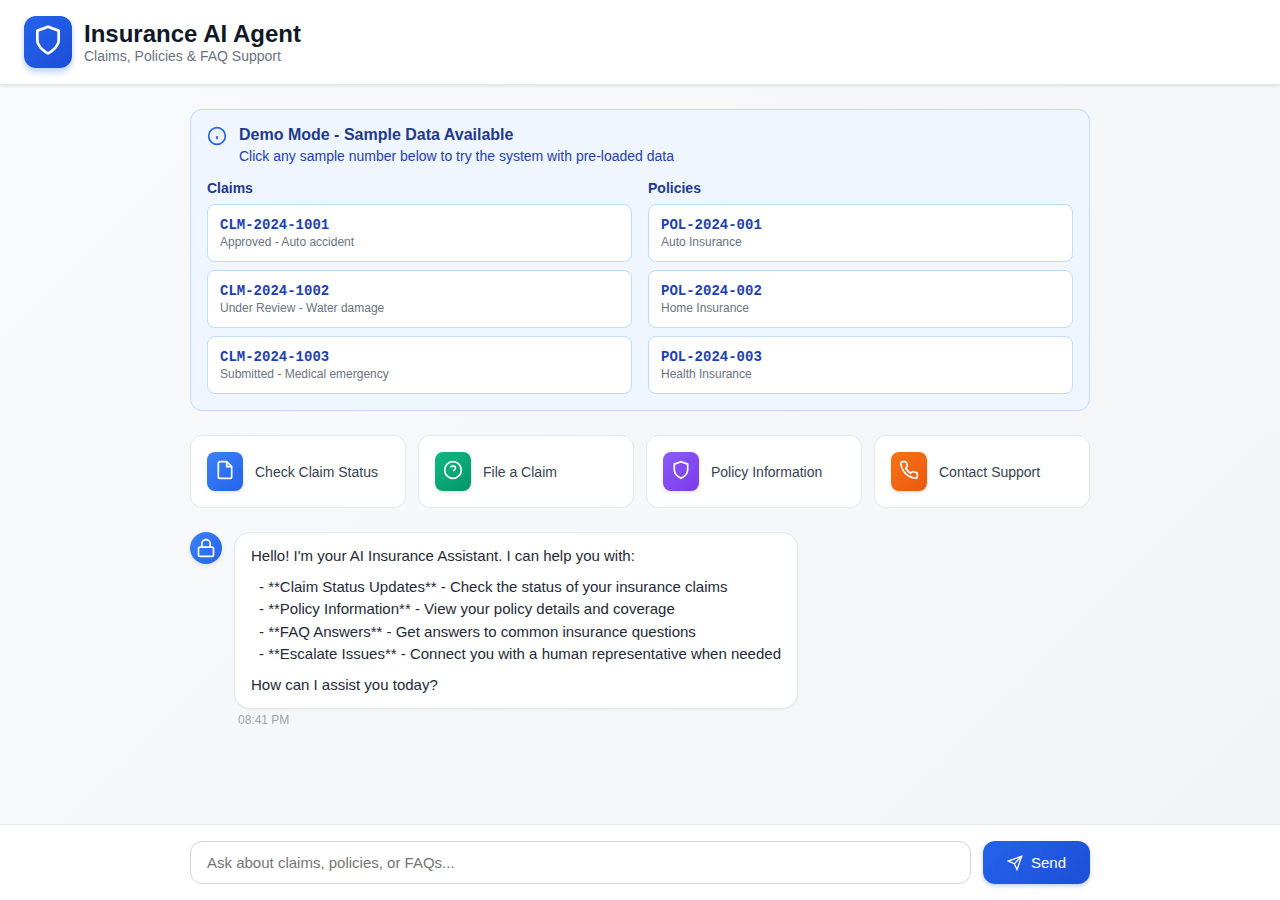
<file: index.html>
<!DOCTYPE html>
<html lang="en">
<head>
    <meta charset="UTF-8">
    <meta name="viewport" content="width=device-width, initial-scale=1.0">
    <title>Insurance AI Agent - Claims, Policies & FAQ Support</title>
    <link rel="stylesheet" href="styles.css">
</head>
<body>
    <div class="app-container">
        <header class="app-header">
            <div class="header-content">
                <div class="header-icon">
                    <svg class="icon-large" viewBox="0 0 24 24" fill="none" stroke="currentColor" stroke-width="2">
                        <path d="M12 22s8-4 8-10V5l-8-3-8 3v7c0 6 8 10 8 10z"></path>
                    </svg>
                </div>
                <div class="header-text">
                    <h1>Insurance AI Agent</h1>
                    <p>Claims, Policies & FAQ Support</p>
                </div>
            </div>
        </header>

        <main class="chat-container">
            <div class="messages-wrapper">
                <div id="sample-data" class="sample-data-container">
                    <div class="info-banner">
                        <svg class="icon-small" viewBox="0 0 24 24" fill="none" stroke="currentColor" stroke-width="2">
                            <circle cx="12" cy="12" r="10"></circle>
                            <line x1="12" y1="16" x2="12" y2="12"></line>
                            <line x1="12" y1="8" x2="12.01" y2="8"></line>
                        </svg>
                        <div>
                            <h3>Demo Mode - Sample Data Available</h3>
                            <p>Click any sample number below to try the system with pre-loaded data</p>
                        </div>
                    </div>

                    <div class="samples-grid">
                        <div class="sample-category">
                            <h4>Claims</h4>
                            <div class="sample-items">
                                <button class="sample-item" data-message="What is the status of CLM-2024-1001?">
                                    <div class="sample-label">CLM-2024-1001</div>
                                    <div class="sample-desc">Approved - Auto accident</div>
                                </button>
                                <button class="sample-item" data-message="What is the status of CLM-2024-1002?">
                                    <div class="sample-label">CLM-2024-1002</div>
                                    <div class="sample-desc">Under Review - Water damage</div>
                                </button>
                                <button class="sample-item" data-message="What is the status of CLM-2024-1003?">
                                    <div class="sample-label">CLM-2024-1003</div>
                                    <div class="sample-desc">Submitted - Medical emergency</div>
                                </button>
                            </div>
                        </div>

                        <div class="sample-category">
                            <h4>Policies</h4>
                            <div class="sample-items">
                                <button class="sample-item" data-message="What is the status of POL-2024-001?">
                                    <div class="sample-label">POL-2024-001</div>
                                    <div class="sample-desc">Auto Insurance</div>
                                </button>
                                <button class="sample-item" data-message="What is the status of POL-2024-002?">
                                    <div class="sample-label">POL-2024-002</div>
                                    <div class="sample-desc">Home Insurance</div>
                                </button>
                                <button class="sample-item" data-message="What is the status of POL-2024-003?">
                                    <div class="sample-label">POL-2024-003</div>
                                    <div class="sample-desc">Health Insurance</div>
                                </button>
                            </div>
                        </div>
                    </div>
                </div>

                <div id="quick-actions" class="quick-actions">
                    <button class="action-btn" data-message="How do I check my claim status?">
                        <div class="action-icon action-blue">
                            <svg viewBox="0 0 24 24" fill="none" stroke="currentColor" stroke-width="2">
                                <path d="M14 2H6a2 2 0 0 0-2 2v16a2 2 0 0 0 2 2h12a2 2 0 0 0 2-2V8z"></path>
                                <polyline points="14 2 14 8 20 8"></polyline>
                            </svg>
                        </div>
                        <span>Check Claim Status</span>
                    </button>
                    <button class="action-btn" data-message="How do I file an insurance claim?">
                        <div class="action-icon action-green">
                            <svg viewBox="0 0 24 24" fill="none" stroke="currentColor" stroke-width="2">
                                <circle cx="12" cy="12" r="10"></circle>
                                <path d="M9.09 9a3 3 0 0 1 5.83 1c0 2-3 3-3 3"></path>
                                <line x1="12" y1="17" x2="12.01" y2="17"></line>
                            </svg>
                        </div>
                        <span>File a Claim</span>
                    </button>
                    <button class="action-btn" data-message="What does my policy cover?">
                        <div class="action-icon action-purple">
                            <svg viewBox="0 0 24 24" fill="none" stroke="currentColor" stroke-width="2">
                                <path d="M12 22s8-4 8-10V5l-8-3-8 3v7c0 6 8 10 8 10z"></path>
                            </svg>
                        </div>
                        <span>Policy Information</span>
                    </button>
                    <button class="action-btn" data-message="How do I contact customer service?">
                        <div class="action-icon action-orange">
                            <svg viewBox="0 0 24 24" fill="none" stroke="currentColor" stroke-width="2">
                                <path d="M22 16.92v3a2 2 0 0 1-2.18 2 19.79 19.79 0 0 1-8.63-3.07 19.5 19.5 0 0 1-6-6 19.79 19.79 0 0 1-3.07-8.67A2 2 0 0 1 4.11 2h3a2 2 0 0 1 2 1.72 12.84 12.84 0 0 0 .7 2.81 2 2 0 0 1-.45 2.11L8.09 9.91a16 16 0 0 0 6 6l1.27-1.27a2 2 0 0 1 2.11-.45 12.84 12.84 0 0 0 2.81.7A2 2 0 0 1 22 16.92z"></path>
                            </svg>
                        </div>
                        <span>Contact Support</span>
                    </button>
                </div>

                <div id="messages" class="messages"></div>

                <div id="loading" class="loading-indicator" style="display: none;">
                    <div class="bot-avatar">
                        <svg viewBox="0 0 24 24" fill="none" stroke="currentColor" stroke-width="2">
                            <rect x="3" y="11" width="18" height="11" rx="2" ry="2"></rect>
                            <path d="M7 11V7a5 5 0 0 1 10 0v4"></path>
                        </svg>
                    </div>
                    <div class="loading-bubble">
                        <div class="loading-text">
                            <span>Processing your request</span>
                            <div class="loading-dots">
                                <div class="dot"></div>
                                <div class="dot"></div>
                                <div class="dot"></div>
                            </div>
                        </div>
                    </div>
                </div>
            </div>
        </main>

        <footer class="chat-footer">
            <form id="chat-form" class="chat-form">
                <input
                    type="text"
                    id="message-input"
                    placeholder="Ask about claims, policies, or FAQs..."
                    autocomplete="off"
                >
                <button type="submit" id="send-btn" class="send-btn">
                    <svg viewBox="0 0 24 24" fill="none" stroke="currentColor" stroke-width="2">
                        <line x1="22" y1="2" x2="11" y2="13"></line>
                        <polygon points="22 2 15 22 11 13 2 9 22 2"></polygon>
                    </svg>
                    <span>Send</span>
                </button>
            </form>
        </footer>
    </div>

    <script src="config.js"></script>
    <script src="agentService.js"></script>
    <script src="app.js"></script>
</body>
</html>
</file>
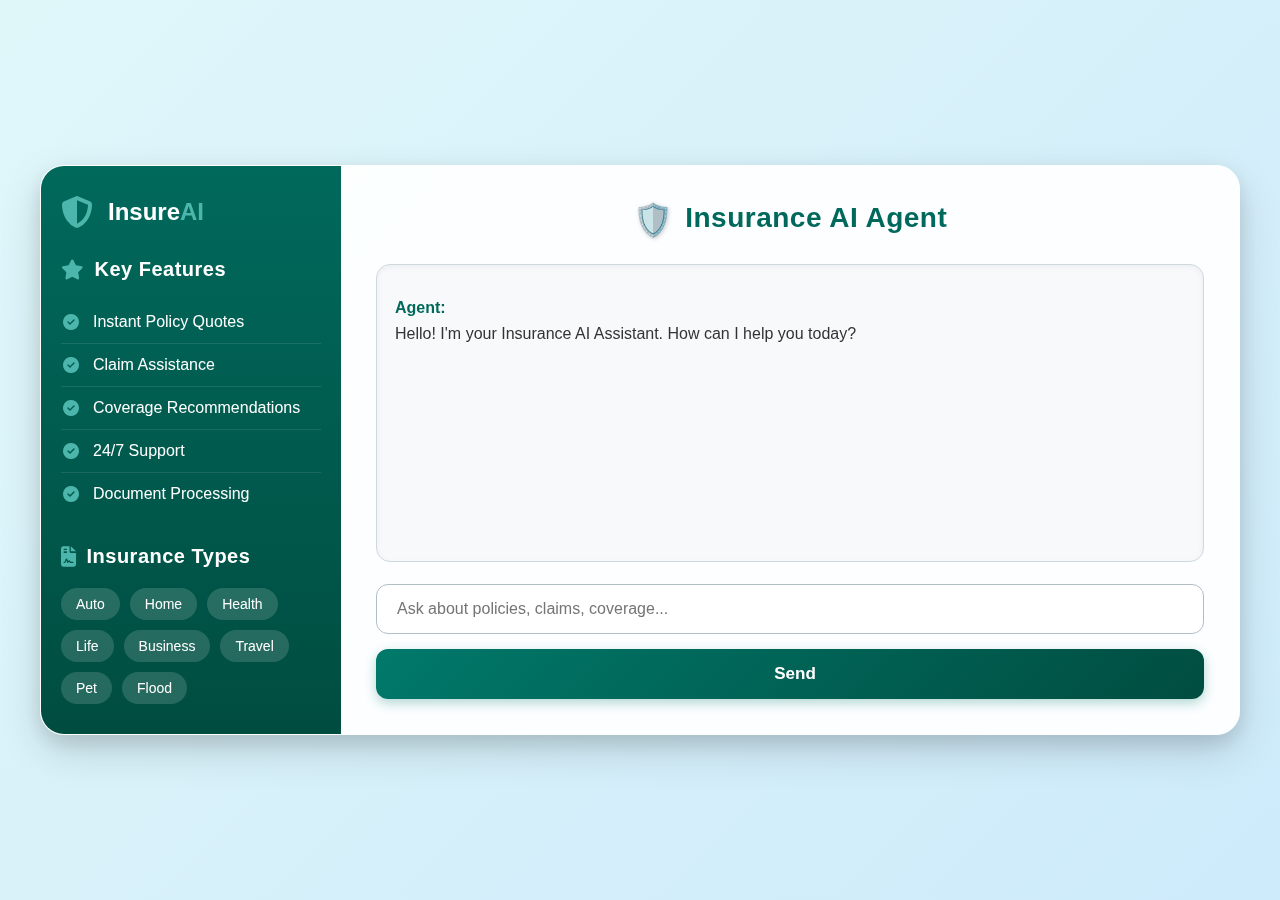
<file: templates/index.html>
<!DOCTYPE html>
<html lang="en">
<head>
  <meta charset="UTF-8" />
  <meta name="viewport" content="width=device-width, initial-scale=1.0" />
  <title>Insurance AI Agent</title>
  <link rel="stylesheet" href="https://cdnjs.cloudflare.com/ajax/libs/font-awesome/6.4.0/css/all.min.css">
  <style>
    * {
      margin: 0;
      padding: 0;
      box-sizing: border-box;
      font-family: 'Segoe UI', Tahoma, Geneva, Verdana, sans-serif;
    }

    body {
      margin: 0;
      font-family: 'Segoe UI', Tahoma, Geneva, Verdana, sans-serif;
      background: linear-gradient(135deg, #e0f7fa, #bbdefb, #f8bbd0);
      background-size: 400% 400%;
      animation: gradientBG 15s ease infinite;
      display: flex;
      justify-content: center;
      align-items: center;
      min-height: 100vh;
      color: #333;
      padding: 20px;
    }

    @keyframes gradientBG {
      0% { background-position: 0% 50%; }
      50% { background-position: 100% 50%; }
      100% { background-position: 0% 50%; }
    }

    .container {
      display: flex;
      max-width: 1200px;
      width: 100%;
      background: rgba(255, 255, 255, 0.92);
      border-radius: 24px;
      box-shadow: 
        0 16px 40px rgba(0, 0, 0, 0.15),
        0 8px 20px rgba(0, 0, 0, 0.1);
      transition: all 0.4s ease;
      backdrop-filter: blur(10px);
      border: 1px solid rgba(255, 255, 255, 0.5);
      overflow: hidden;
      max-height: 90vh;
    }

    .container:hover {
      box-shadow: 
        0 20px 50px rgba(0, 0, 0, 0.2),
        0 12px 30px rgba(0, 0, 0, 0.15);
      transform: translateY(-5px);
    }

    .sidebar {
      flex: 0 0 300px;
      background: linear-gradient(to bottom, #00695c, #004d40);
      color: white;
      padding: 30px 20px;
      display: flex;
      flex-direction: column;
      overflow-y: auto;
    }

    .logo {
      display: flex;
      align-items: center;
      margin-bottom: 30px;
    }

    .logo i {
      font-size: 32px;
      margin-right: 15px;
      color: #4db6ac;
    }

    .logo h1 {
      font-size: 24px;
      font-weight: 700;
    }

    .logo span {
      color: #4db6ac;
    }

    .features {
      margin-bottom: 30px;
    }

    .features h2 {
      font-size: 20px;
      margin-bottom: 20px;
      display: flex;
      align-items: center;
    }

    .features h2 i {
      margin-right: 10px;
      color: #4db6ac;
    }

    .feature-list {
      list-style: none;
    }

    .feature-list li {
      padding: 12px 0;
      border-bottom: 1px solid rgba(255, 255, 255, 0.1);
      display: flex;
      align-items: center;
      cursor: default;
    }

    .feature-list li:last-child {
      border-bottom: none;
    }

    .feature-list li i {
      margin-right: 12px;
      color: #4db6ac;
      width: 20px;
      text-align: center;
    }

    .insurance-types {
      margin-top: auto;
    }

    .insurance-types h2 {
      font-size: 20px;
      margin-bottom: 20px;
      display: flex;
      align-items: center;
    }

    .insurance-types h2 i {
      margin-right: 10px;
      color: #4db6ac;
    }

    .type-tags {
      display: flex;
      flex-wrap: wrap;
      gap: 10px;
    }

    .type-tag {
      background: rgba(255, 255, 255, 0.15);
      padding: 8px 15px;
      border-radius: 20px;
      font-size: 14px;
      transition: all 0.3s ease;
      cursor: default;
    }

    .type-tag:hover {
      background: rgba(255, 255, 255, 0.25);
      transform: translateY(-2px);
    }

    .chat-wrapper {
      flex: 1;
      padding: 35px;
      display: flex;
      flex-direction: column;
      max-height: 90vh;
    }

    h2 {
      text-align: center;
      margin-bottom: 25px;
      color: #ffffff;
      font-size: 28px;
      font-weight: 700;
      letter-spacing: 0.5px;
    }

    h2 span {
      font-size: 32px;
      vertical-align: middle;
      margin-right: 12px;
      filter: drop-shadow(1px 1px 2px rgba(0,0,0,0.2));
    }

    #chatbox {
      flex: 1;
      overflow-y: auto;
      border: 1px solid #cfd8dc;
      padding: 18px;
      background: #f8f9fa;
      border-radius: 14px;
      margin-bottom: 22px;
      font-size: 16px;
      line-height: 1.6;
      box-shadow: inset 0 2px 6px rgba(0,0,0,0.05);
      display: flex;
      flex-direction: column;
      max-height: 500px;
    }

    .message-container {
      display: flex;
      margin-bottom: 20px;
      animation: fadeIn 0.3s ease;
    }

    @keyframes fadeIn {
      from { opacity: 0; transform: translateY(10px); }
      to { opacity: 1; transform: translateY(0); }
    }

    .user-container {
      justify-content: flex-end;
    }

    .agent-container {
      justify-content: flex-start;
    }

    .message-bubble {
      max-width: 75%;
      padding: 15px 20px;
      border-radius: 18px;
      position: relative;
      box-shadow: 0 2px 5px rgba(0,0,0,0.05);
    }

    .user-bubble {
      background: linear-gradient(135deg, #00796b, #004d40);
      color: white;
      border-bottom-right-radius: 5px;
    }

    .agent-bubble {
      background: white;
      border: 1px solid #e0e0e0;
      color: #333;
      border-bottom-left-radius: 5px;
    }

    .message-header {
      display: flex;
      align-items: center;
      margin-bottom: 8px;
    }

    .message-header i {
      font-size: 18px;
      margin-right: 10px;
    }

    .user-bubble .message-header i {
      color: #a7ffeb;
    }

    .agent-bubble .message-header i {
      color: #4db6ac;
    }

    .message-header .name {
      font-weight: 600;
      font-size: 15px;
    }

    .message-content {
      font-size: 16px;
      line-height: 1.5;
    }

    .message-time {
      font-size: 12px;
      text-align: right;
      margin-top: 8px;
      opacity: 0.8;
    }

    .user-bubble .message-time {
      color: rgba(255, 255, 255, 0.8);
    }

    .agent-bubble .message-time {
      color: #999;
    }

    input[type="text"] {
      width: 100%;
      padding: 15px 20px;
      border-radius: 12px;
      border: 1px solid #b0bec5;
      font-size: 16px;
      margin-bottom: 15px;
      box-sizing: border-box;
      transition: border-color 0.3s ease, box-shadow 0.3s ease;
      background: #ffffff;
    }

    input[type="text"]:focus {
      border-color: #00796b;
      box-shadow: 0 0 0 3px rgba(0, 121, 107, 0.2);
      outline: none;
    }

    button {
      width: 100%;
      padding: 15px;
      border: none;
      border-radius: 12px;
      background: linear-gradient(135deg, #00796b, #004d40);
      color: white;
      font-size: 17px;
      font-weight: 600;
      cursor: pointer;
      transition: all 0.3s ease;
      display: flex;
      align-items: center;
      justify-content: center;
      gap: 10px;
      box-shadow: 0 4px 12px rgba(0, 121, 107, 0.3);
    }

    button:hover {
      background: linear-gradient(135deg, #004d40, #00332a);
      transform: translateY(-2px);
      box-shadow: 0 6px 16px rgba(0, 121, 107, 0.4);
    }

    button:active {
      transform: translateY(0);
    }

    button span {
      font-size: 22px;
    }

    p {
      margin: 12px 0;
    }

    strong {
      color: #00695c;
    }

    ::-webkit-scrollbar {
      width: 8px;
    }

    ::-webkit-scrollbar-thumb {
      background: #b2dfdb;
      border-radius: 10px;
    }

    ::-webkit-scrollbar-thumb:hover {
      background: #80cbc4;
    }

    @media (max-width: 900px) {
      .container {
        flex-direction: column;
        max-height: 95vh;
      }
      
      .sidebar {
        flex: 0 0 auto;
      }
      
      #chatbox {
        max-height: 400px;
      }
    }

    /* Tablet Landscape and Below */
@media (max-width: 1024px) {
  .container {
    flex-direction: column;
    max-height: none;
    height: auto;
    margin: 10px 0;
  }

  .sidebar {
    width: 100%;
    flex: none;
    padding: 25px 15px;
    border-radius: 0;
  }

  .chat-wrapper {
    padding: 25px 20px;
    max-height: none;
  }

  #chatbox {
    max-height: 350px;
    font-size: 15px;
  }

  .message-bubble {
    max-width: 90%;
  }

  input[type="text"],
  button {
    font-size: 15px;
    padding: 14px;
  }
}

/* Mobile Devices */
@media (max-width: 600px) {
  .logo h1 {
    font-size: 20px;
  }

  .features h2,
  .insurance-types h2 {
    font-size: 18px;
  }

  .feature-list li,
  .type-tag {
    font-size: 13px;
  }

  .message-header .name,
  .message-content {
    font-size: 14px;
  }

  .message-time {
    font-size: 11px;
  }

  .chat-wrapper {
    padding: 20px 15px;
  }

  #chatbox {
    max-height: 300px;
    padding: 14px;
  }

  input[type="text"] {
    font-size: 14px;
    padding: 12px;
  }

  button {
    font-size: 14px;
    padding: 12px;
  }

  .type-tags {
    gap: 8px;
  }

  .type-tag {
    padding: 6px 10px;
  }
}

/* Smallest Devices */
@media (max-width: 400px) {
  .logo h1 {
    font-size: 18px;
  }

  .sidebar {
    padding: 20px 10px;
  }

  .chat-wrapper {
    padding: 15px 10px;
  }

  .message-bubble {
    font-size: 13px;
    padding: 12px 14px;
  }

  input[type="text"],
  button {
    font-size: 13px;
    padding: 10px;
  }
}

  </style>
</head>
<body>
  <div class="container">
    <div class="sidebar">
      <div class="logo">
        <i class="fas fa-shield-alt"></i>
        <h1>Insure<span>AI</span></h1>
      </div>
      
      <div class="features">
        <h2><i class="fas fa-star"></i> Key Features</h2>
        <ul class="feature-list">
          <li><i class="fas fa-check-circle"></i> Instant Policy Quotes</li>
          <li><i class="fas fa-check-circle"></i> Claim Assistance</li>
          <li><i class="fas fa-check-circle"></i> Coverage Recommendations</li>
          <li><i class="fas fa-check-circle"></i> 24/7 Support</li>
          <li><i class="fas fa-check-circle"></i> Document Processing</li>
        </ul>
      </div>
      
      <div class="insurance-types">
        <h2><i class="fas fa-file-contract"></i> Insurance Types</h2>
        <div class="type-tags">
          <div class="type-tag">Auto</div>
          <div class="type-tag">Home</div>
          <div class="type-tag">Health</div>
          <div class="type-tag">Life</div>
          <div class="type-tag">Business</div>
          <div class="type-tag">Travel</div>
          <div class="type-tag">Pet</div>
          <div class="type-tag">Flood</div>
        </div>
      </div>
    </div>
    
    <div class="chat-wrapper">
      <h2 style="color: #00695c;"><span>🛡️</span>Insurance AI Agent</h2>
      <div id="chatbox"></div>
      <input type="text" id="userInput" placeholder="Ask about policies, claims, coverage..." />
      <button onclick="sendMessage()"><span></span> Send</button>
    </div>
  </div>

  <!-- <script>
    async function sendMessage() {
      const input = document.getElementById("userInput").value;
      const chatbox = document.getElementById("chatbox");
      if (!input.trim()) return;

      chatbox.innerHTML += `<p><strong>You:</strong> ${input}</p>`;
      const res = await fetch("/chat", {
        method: "POST",
        headers: { "Content-Type": "application/json" },
        body: JSON.stringify({ message: input })
      });
      const data = await res.json();
      chatbox.innerHTML += `<p><strong>Agent:</strong> ${data.reply}</p>`;
      document.getElementById("userInput").value = "";
      chatbox.scrollTop = chatbox.scrollHeight;
    }
    Add event listener for Enter key
    document.getElementById("userInput").addEventListener("keypress", function(event) {
      if (event.key === "Enter") {
        sendMessage();
      }
    });
    
    Add sample messages for demonstration
    window.onload = function() {
      const chatbox = document.getElementById("chatbox");
      chatbox.innerHTML += `<p><strong>Agent:</strong> Hello! I'm your Insurance AI Assistant. How can I help you today?</p>`;
      chatbox.scrollTop = chatbox.scrollHeight;
    }
  </script> -->

  <!-- <script>
  async function sendMessage() {
    const input = document.getElementById("userInput").value;
    const chatbox = document.getElementById("chatbox");
    if (!input.trim()) return;

    chatbox.innerHTML += `<p><strong>You:</strong> ${input}</p>`;

    const res = await fetch("/chat", {
      method: "POST",
      headers: { "Content-Type": "application/json" },
      body: JSON.stringify({ message: input })
    });

    const data = await res.json();

    Convert markdown-style bold (**text**) to HTML <strong>text</strong>
    const formattedReply = data.reply.replace(/\*\*(.*?)\*\*/g, "<strong>$1</strong>");

    chatbox.innerHTML += `<p><strong>Agent:</strong> ${formattedReply}</p>`;
    document.getElementById("userInput").value = "";
    chatbox.scrollTop = chatbox.scrollHeight;
  }

  Add event listener for Enter key
  document.getElementById("userInput").addEventListener("keypress", function(event) {
    if (event.key === "Enter") {
      sendMessage();
    }
  });

  Add sample messages for demonstration
  window.onload = function() {
    const chatbox = document.getElementById("chatbox");
    chatbox.innerHTML += `<p><strong>Agent:</strong> Hello! I'm your Insurance AI Assistant. How can I help you today?</p>`;
    chatbox.scrollTop = chatbox.scrollHeight;
  };
</script> -->


  <script>
  async function sendMessage() {
    const input = document.getElementById("userInput").value;
    const chatbox = document.getElementById("chatbox");
    if (!input.trim()) return;

    chatbox.innerHTML += `<p><strong>You:</strong> ${input}</p>`;

    const res = await fetch("https://insurance-chatbot.onrender.com/chat", {
  method: "POST",
  headers: { "Content-Type": "application/json" },
  body: JSON.stringify({ message: input })
});

    const data = await res.json();
    let reply = data.reply;

    // Convert markdown-style bold (**text**) to <strong>
    reply = reply.replace(/\*\*(.*?)\*\*/g, "<strong>$1</strong>");

    // Convert markdown-style headings (### Heading) to <h3>
    reply = reply.replace(/^### (.*)$/gm, "<h3>$1</h3>");

    // Convert line breaks to <br>
    reply = reply.replace(/\n/g, "<br>");

    chatbox.innerHTML += `<p><strong>Agent:</strong><br>${reply}</p>`;
    document.getElementById("userInput").value = "";
    chatbox.scrollTop = chatbox.scrollHeight;
  }

  document.getElementById("userInput").addEventListener("keypress", function(event) {
    if (event.key === "Enter") {
      sendMessage();
    }
  });

  window.onload = function() {
    const chatbox = document.getElementById("chatbox");
    chatbox.innerHTML += `<p><strong>Agent:</strong><br>Hello! I'm your Insurance AI Assistant. How can I help you today?</p>`;
    chatbox.scrollTop = chatbox.scrollHeight;
  };
</script>

</body>
</html>
</file>
<file: styles.css>
* {
    margin: 0;
    padding: 0;
    box-sizing: border-box;
}

body {
    font-family: -apple-system, BlinkMacSystemFont, 'Segoe UI', Roboto, Oxygen, Ubuntu, Cantarell, sans-serif;
    background: linear-gradient(135deg, #f9fafb 0%, #f3f4f6 100%);
    min-height: 100vh;
}

.app-container {
    display: flex;
    flex-direction: column;
    height: 100vh;
    max-width: 1600px;
    margin: 0 auto;
}

.app-header {
    background: white;
    border-bottom: 1px solid #e5e7eb;
    box-shadow: 0 1px 3px rgba(0, 0, 0, 0.1);
}

.header-content {
    display: flex;
    align-items: center;
    gap: 12px;
    padding: 16px 24px;
}

.header-icon {
    padding: 8px;
    background: linear-gradient(135deg, #2563eb 0%, #1d4ed8 100%);
    border-radius: 12px;
    box-shadow: 0 4px 6px rgba(37, 99, 235, 0.3);
}

.icon-large {
    width: 32px;
    height: 32px;
    color: white;
}

.icon-small {
    width: 20px;
    height: 20px;
    color: #2563eb;
    flex-shrink: 0;
}

.header-text h1 {
    font-size: 24px;
    font-weight: 700;
    color: #111827;
}

.header-text p {
    font-size: 14px;
    color: #6b7280;
}

.chat-container {
    flex: 1;
    overflow-y: auto;
    padding: 24px;
}

.messages-wrapper {
    max-width: 900px;
    margin: 0 auto;
}

.sample-data-container {
    background: #eff6ff;
    border: 1px solid #bfdbfe;
    border-radius: 12px;
    padding: 16px;
    margin-bottom: 24px;
}

.info-banner {
    display: flex;
    align-items: start;
    gap: 12px;
    margin-bottom: 16px;
}

.info-banner h3 {
    font-size: 16px;
    font-weight: 600;
    color: #1e3a8a;
    margin-bottom: 4px;
}

.info-banner p {
    font-size: 14px;
    color: #1e40af;
}

.samples-grid {
    display: grid;
    grid-template-columns: repeat(auto-fit, minmax(250px, 1fr));
    gap: 16px;
}

.sample-category h4 {
    font-size: 14px;
    font-weight: 600;
    color: #1e3a8a;
    margin-bottom: 8px;
}

.sample-items {
    display: flex;
    flex-direction: column;
    gap: 8px;
}

.sample-item {
    width: 100%;
    text-align: left;
    padding: 12px;
    background: white;
    border: 1px solid #bfdbfe;
    border-radius: 8px;
    cursor: pointer;
    transition: all 0.2s;
}

.sample-item:hover {
    background: #dbeafe;
    border-color: #93c5fd;
}

.sample-label {
    font-family: 'Courier New', monospace;
    font-size: 14px;
    font-weight: 600;
    color: #1e40af;
}

.sample-desc {
    font-size: 12px;
    color: #6b7280;
    margin-top: 2px;
}

.quick-actions {
    display: grid;
    grid-template-columns: repeat(auto-fit, minmax(200px, 1fr));
    gap: 12px;
    margin-bottom: 24px;
}

.action-btn {
    display: flex;
    align-items: center;
    gap: 12px;
    padding: 16px;
    background: white;
    border: 1px solid #e5e7eb;
    border-radius: 12px;
    cursor: pointer;
    transition: all 0.3s;
}

.action-btn:hover {
    transform: scale(1.05);
    box-shadow: 0 10px 20px rgba(0, 0, 0, 0.1);
}

.action-icon {
    padding: 8px;
    border-radius: 8px;
    box-shadow: 0 2px 4px rgba(0, 0, 0, 0.1);
}

.action-icon svg {
    width: 20px;
    height: 20px;
    color: white;
}

.action-blue {
    background: linear-gradient(135deg, #3b82f6 0%, #2563eb 100%);
}

.action-green {
    background: linear-gradient(135deg, #10b981 0%, #059669 100%);
}

.action-purple {
    background: linear-gradient(135deg, #8b5cf6 0%, #7c3aed 100%);
}

.action-orange {
    background: linear-gradient(135deg, #f97316 0%, #ea580c 100%);
}

.action-btn span {
    font-size: 14px;
    font-weight: 500;
    color: #374151;
}

.messages {
    display: flex;
    flex-direction: column;
    gap: 16px;
}

.message {
    display: flex;
    gap: 12px;
    animation: fadeIn 0.3s ease-out;
}

@keyframes fadeIn {
    from {
        opacity: 0;
        transform: translateY(10px);
    }
    to {
        opacity: 1;
        transform: translateY(0);
    }
}

.message.user {
    justify-content: flex-end;
}

.message.assistant {
    justify-content: flex-start;
}

.avatar {
    flex-shrink: 0;
    width: 32px;
    height: 32px;
    border-radius: 50%;
    display: flex;
    align-items: center;
    justify-content: center;
    box-shadow: 0 2px 4px rgba(0, 0, 0, 0.1);
}

.bot-avatar {
    background: linear-gradient(135deg, #3b82f6 0%, #2563eb 100%);
}

.user-avatar {
    background: linear-gradient(135deg, #4b5563 0%, #374151 100%);
}

.avatar svg {
    width: 20px;
    height: 20px;
    color: white;
}

.message-content {
    display: flex;
    flex-direction: column;
    max-width: 75%;
}

.message.user .message-content {
    align-items: flex-end;
}

.message.assistant .message-content {
    align-items: flex-start;
}

.message-bubble {
    padding: 12px 16px;
    border-radius: 16px;
    box-shadow: 0 1px 2px rgba(0, 0, 0, 0.05);
}

.message.user .message-bubble {
    background: linear-gradient(135deg, #2563eb 0%, #1d4ed8 100%);
    color: white;
}

.message.assistant .message-bubble {
    background: white;
    border: 1px solid #e5e7eb;
    color: #1f2937;
}

.message-text {
    font-size: 15px;
    line-height: 1.5;
    white-space: pre-wrap;
    word-wrap: break-word;
}

.message-text strong {
    font-weight: 600;
}

.message.user .message-text strong {
    color: white;
}

.message.assistant .message-text strong {
    color: #111827;
}

.message-time {
    font-size: 12px;
    color: #9ca3af;
    margin-top: 4px;
    padding: 0 4px;
}

.loading-indicator {
    display: flex;
    gap: 12px;
    justify-content: flex-start;
}

.loading-bubble {
    padding: 12px 16px;
    border-radius: 16px;
    background: white;
    border: 1px solid #e5e7eb;
    box-shadow: 0 1px 2px rgba(0, 0, 0, 0.05);
}

.loading-text {
    display: flex;
    align-items: center;
    gap: 8px;
    font-size: 14px;
    color: #6b7280;
}

.loading-dots {
    display: flex;
    gap: 4px;
}

.dot {
    width: 8px;
    height: 8px;
    background: #3b82f6;
    border-radius: 50%;
    animation: bounce 1.4s infinite ease-in-out;
}

.dot:nth-child(1) {
    animation-delay: 0ms;
}

.dot:nth-child(2) {
    animation-delay: 150ms;
}

.dot:nth-child(3) {
    animation-delay: 300ms;
}

@keyframes bounce {
    0%, 80%, 100% {
        transform: scale(0);
        opacity: 0.5;
    }
    40% {
        transform: scale(1);
        opacity: 1;
    }
}

.chat-footer {
    border-top: 1px solid #e5e7eb;
    background: white;
    padding: 16px;
}

.chat-form {
    display: flex;
    gap: 12px;
    max-width: 900px;
    margin: 0 auto;
}

#message-input {
    flex: 1;
    padding: 12px 16px;
    border: 1px solid #d1d5db;
    border-radius: 12px;
    font-size: 15px;
    outline: none;
    transition: all 0.2s;
}

#message-input:focus {
    border-color: #3b82f6;
    box-shadow: 0 0 0 3px rgba(59, 130, 246, 0.1);
}

#message-input:disabled {
    background: #f3f4f6;
    cursor: not-allowed;
}

.send-btn {
    display: flex;
    align-items: center;
    gap: 8px;
    padding: 12px 24px;
    background: linear-gradient(135deg, #2563eb 0%, #1d4ed8 100%);
    color: white;
    border: none;
    border-radius: 12px;
    font-size: 15px;
    font-weight: 500;
    cursor: pointer;
    transition: all 0.2s;
    box-shadow: 0 2px 4px rgba(37, 99, 235, 0.3);
}

.send-btn:hover:not(:disabled) {
    background: linear-gradient(135deg, #1d4ed8 0%, #1e40af 100%);
    box-shadow: 0 4px 8px rgba(37, 99, 235, 0.4);
}

.send-btn:disabled {
    opacity: 0.5;
    cursor: not-allowed;
}

.send-btn svg {
    width: 16px;
    height: 16px;
}

.hidden {
    display: none;
}

@media (max-width: 768px) {
    .header-content {
        padding: 12px 16px;
    }

    .header-text h1 {
        font-size: 20px;
    }

    .chat-container {
        padding: 16px;
    }

    .quick-actions {
        grid-template-columns: 1fr;
    }

    .samples-grid {
        grid-template-columns: 1fr;
    }

    .message-content {
        max-width: 85%;
    }

    .send-btn span {
        display: none;
    }
}
</file>
